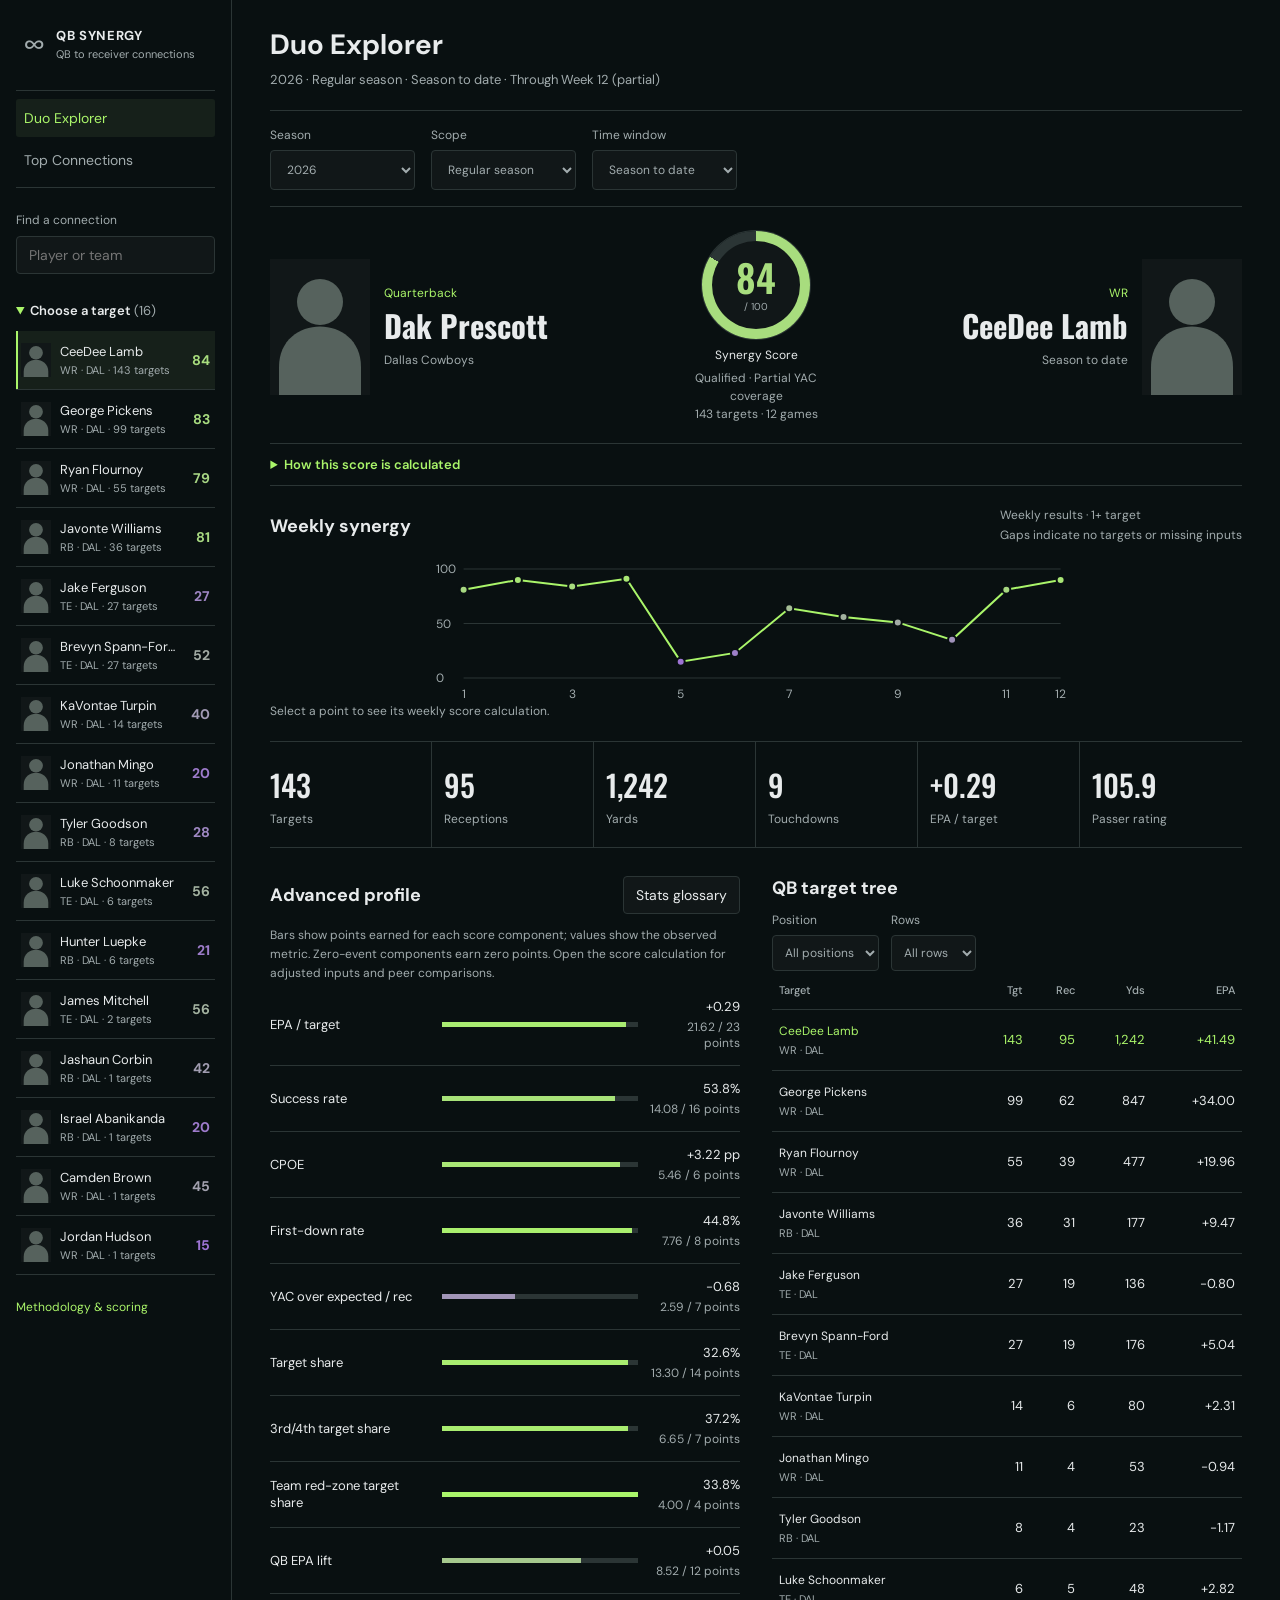
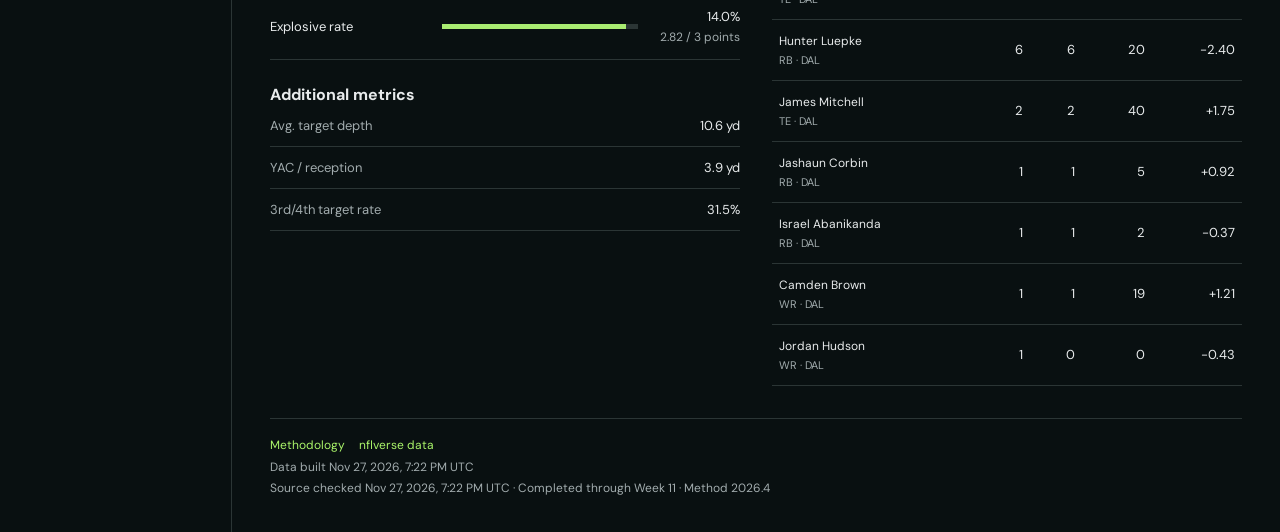
<file: qb_synergy_dashboard/index.html>
<!doctype html>
<html lang="en"><head><meta charset="utf-8"><meta name="viewport" content="width=device-width,initial-scale=1">
<title>Duo Explorer &mdash; QB Synergy</title><link rel="icon" href="favicon.svg" type="image/svg+xml">
<link rel="preconnect" href="https://fonts.googleapis.com"><link rel="preconnect" href="https://fonts.gstatic.com" crossorigin>
<link href="https://fonts.googleapis.com/css2?family=DM+Sans:wght@400;500;600;700&family=Oswald:wght@500;600;700&display=swap" rel="stylesheet">
<link rel="stylesheet" href="styles.css?v=2026.4.2"><script src="teams.js" defer></script><script src="score.js?v=2026.4" defer></script><script src="search.js" defer></script><script src="app.js?v=2026.4.4" defer></script>
</head><body data-page="explorer"><a class="skip" href="#main">Skip to content</a><div class="app">
<aside class="sidebar"><a class="brand" href="index.html"><span aria-hidden="true">&infin;</span><div><strong>QB SYNERGY</strong><small>QB to receiver connections</small></div></a>
<nav aria-label="Main navigation"><a data-nav="explorer" href="index.html">Duo Explorer</a><a data-nav="rankings" href="top-connections.html">Top Connections</a></nav>
<div class="search"><label for="pairSearch">Find a connection</label><input id="pairSearch" type="search" placeholder="Player or team" autocomplete="off"><div id="searchResults" class="search-results" aria-live="polite"></div></div>
<details id="targetPicker" class="target-picker"><summary>Choose a target <span id="targetCount"></span></summary><div id="pairList"></div></details>
<a class="method-link" id="methodLink" href="methodology.html">Methodology &amp; scoring</a></aside>
<main id="main"><header class="page-header"><h1>Duo Explorer</h1><p id="coverage" aria-live="polite">Loading season data&hellip;</p></header>
<details class="view-controls" id="viewControls"><summary>Season &amp; view</summary><div class="control-fields">
<label>Season<select id="season" aria-label="Season"></select></label>
<label>Scope<select id="scope"><option value="REG">Regular season</option><option value="POST">Playoffs</option><option value="ALL">Combined</option></select></label>
<label>Time window<select id="window"><option value="season">Season to date</option><option value="last4">Last 4 weeks</option></select></label>
</div></details><div id="content" aria-live="polite"><p class="empty">Loading connections&hellip;</p></div>
<footer id="freshness"></footer></main></div>
<dialog id="glossary"><div class="dialog-head"><h2>Stats glossary</h2><button id="closeGlossary" aria-label="Close glossary">Close</button></div><dl id="glossaryList"></dl></dialog>
</body></html>
</file>
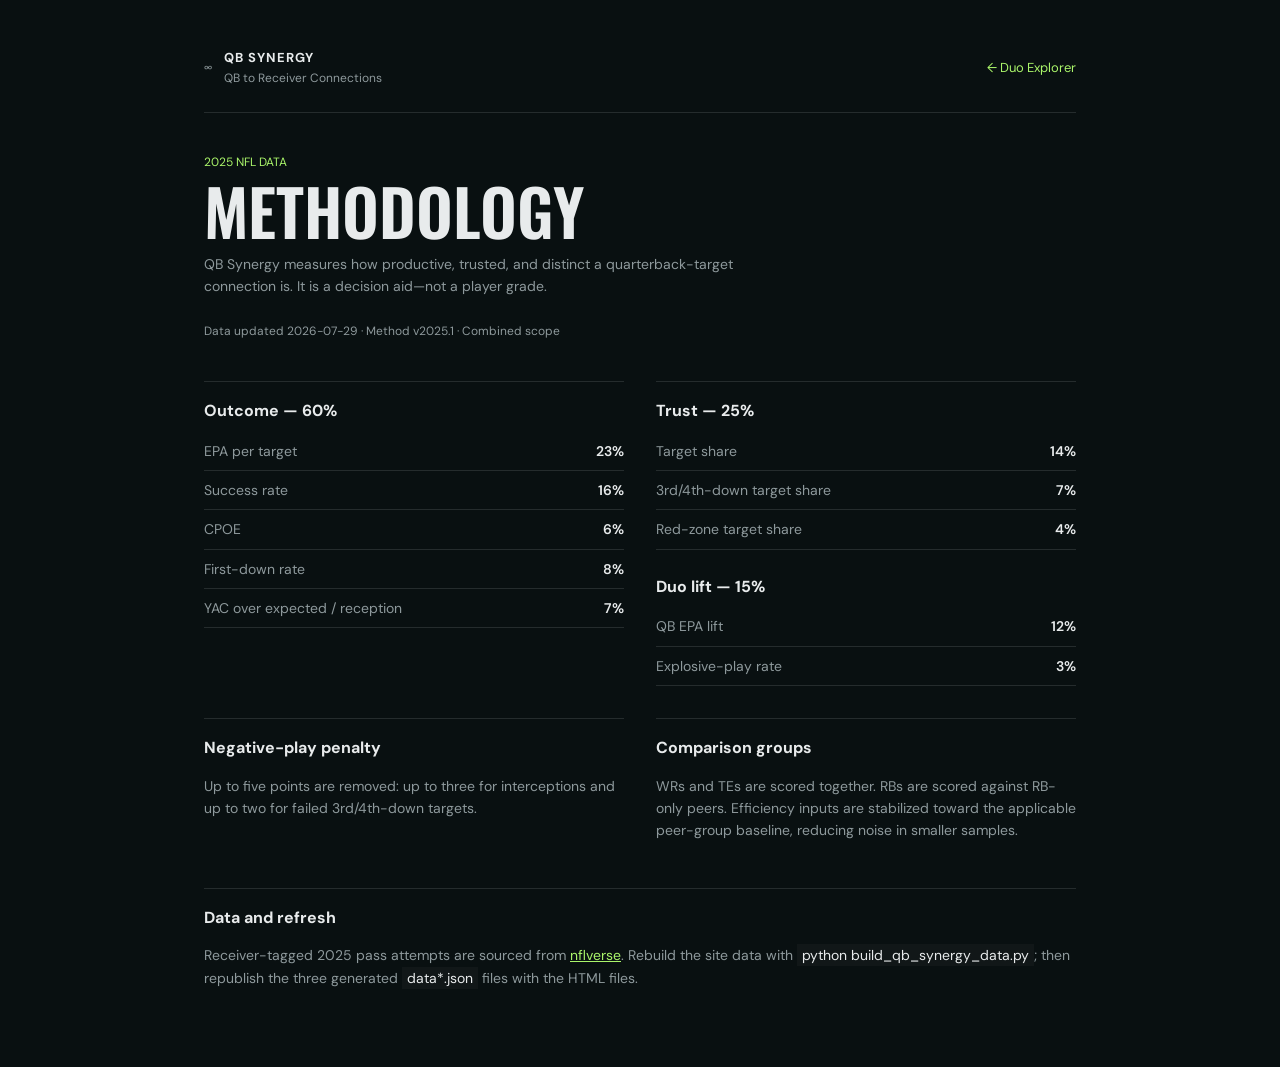
<file: methodology.html>
<!doctype html>
<html lang="en">
<head>
  <meta charset="utf-8">
  <meta name="viewport" content="width=device-width,initial-scale=1">
  <title>QB Synergy — Methodology</title>
  <link rel="preconnect" href="https://fonts.googleapis.com">
  <link rel="preconnect" href="https://fonts.gstatic.com" crossorigin>
  <link href="https://fonts.googleapis.com/css2?family=DM+Sans:wght@400;500;600;700&family=Oswald:wght@500;600;700&display=swap" rel="stylesheet">
  <style>
    :root{--bg:#091011;--panel:#111718;--ink:#e8ebec;--muted:#8e999c;--line:rgba(225,232,232,.13);--accent:#aaf56a}*{box-sizing:border-box}body{margin:0;background:var(--bg);color:var(--ink);font:14px/1.6 "DM Sans",sans-serif}.shell{max-width:920px;margin:auto;padding:48px 24px 64px}.top{display:flex;justify-content:space-between;gap:24px;align-items:center;border-bottom:1px solid var(--line);padding-bottom:24px}.brand{display:flex;align-items:center;gap:12px}.mark{color:var(--muted);font:31px/.8 "DM Sans"}.brand b{display:block;letter-spacing:.08em;font-size:13px}.brand span{display:block;color:var(--muted);font-size:12px}.back{color:var(--accent);text-decoration:none;font-size:13px}.eyebrow{color:var(--accent);font-size:12px;margin-top:40px}.title{font:600 clamp(34px,6vw,64px)/.95 "Oswald",sans-serif;text-transform:uppercase;margin:8px 0 12px}.lede{color:var(--muted);max-width:60ch;margin:0}.meta{margin-top:24px;color:var(--muted);font-size:12px}.grid{display:grid;grid-template-columns:repeat(2,minmax(0,1fr));gap:32px;margin-top:40px}.section{border-top:1px solid var(--line);padding-top:16px}.section h2{font-size:16px;margin:0 0 8px}.section p,.section li{color:var(--muted)}.section ul{padding-left:20px;margin:8px 0}.weights{width:100%;border-collapse:collapse;margin-top:8px}.weights td{padding:8px 0;border-bottom:1px solid var(--line);color:var(--muted)}.weights td:last-child{text-align:right;color:var(--ink);font-weight:600}.full{grid-column:1/-1}.source{color:var(--accent)}code{color:var(--ink);font-family:"DM Sans",sans-serif;background:var(--panel);padding:2px 5px}@media(max-width:680px){.shell{padding:32px 16px}.top{align-items:flex-start;flex-direction:column}.grid{grid-template-columns:1fr;gap:24px}.full{grid-column:auto}}
  </style>
<link rel="icon" href="favicon.svg" type="image/svg+xml"></head>
<body>
  <main class="shell">
    <header class="top"><div class="brand"><span class="mark">∞</span><div><b>QB SYNERGY</b><span>QB to Receiver Connections</span></div></div><a class="back" href="index.html">← Duo Explorer</a></header>
    <div class="eyebrow">2025 NFL DATA</div><h1 class="title">Methodology</h1><p class="lede">QB Synergy measures how productive, trusted, and distinct a quarterback-target connection is. It is a decision aid—not a player grade.</p><p class="meta" id="metadata">Loading data version…</p>
    <div class="grid">
      <section class="section"><h2>Outcome — 60%</h2><table class="weights"><tr><td>EPA per target</td><td>23%</td></tr><tr><td>Success rate</td><td>16%</td></tr><tr><td>CPOE</td><td>6%</td></tr><tr><td>First-down rate</td><td>8%</td></tr><tr><td>YAC over expected / reception</td><td>7%</td></tr></table></section>
      <section class="section"><h2>Trust — 25%</h2><table class="weights"><tr><td>Target share</td><td>14%</td></tr><tr><td>3rd/4th-down target share</td><td>7%</td></tr><tr><td>Red-zone target share</td><td>4%</td></tr></table><h2 style="margin-top:24px">Duo lift — 15%</h2><table class="weights"><tr><td>QB EPA lift</td><td>12%</td></tr><tr><td>Explosive-play rate</td><td>3%</td></tr></table></section>
      <section class="section"><h2>Negative-play penalty</h2><p>Up to five points are removed: up to three for interceptions and up to two for failed 3rd/4th-down targets.</p></section>
      <section class="section"><h2>Comparison groups</h2><p>WRs and TEs are scored together. RBs are scored against RB-only peers. Efficiency inputs are stabilized toward the applicable peer-group baseline, reducing noise in smaller samples.</p></section>
      <section class="section full"><h2>Data and refresh</h2><p>Receiver-tagged 2025 pass attempts are sourced from <a class="source" href="https://nflverse.nflverse.com/" target="_blank" rel="noreferrer">nflverse</a>. Rebuild the site data with <code>python build_qb_synergy_data.py</code>; then republish the three generated <code>data*.json</code> files with the HTML files.</p></section>
    </div>
  </main>
  <script>fetch('data-combined.json').then(response=>response.json()).then(data=>{document.querySelector('#metadata').textContent=`Data updated ${data.generatedAt} · Method v${data.methodVersion} · Combined scope`}).catch(()=>{document.querySelector('#metadata').textContent='Method version 2025.1'})</script>
</body>
</html>
</file>
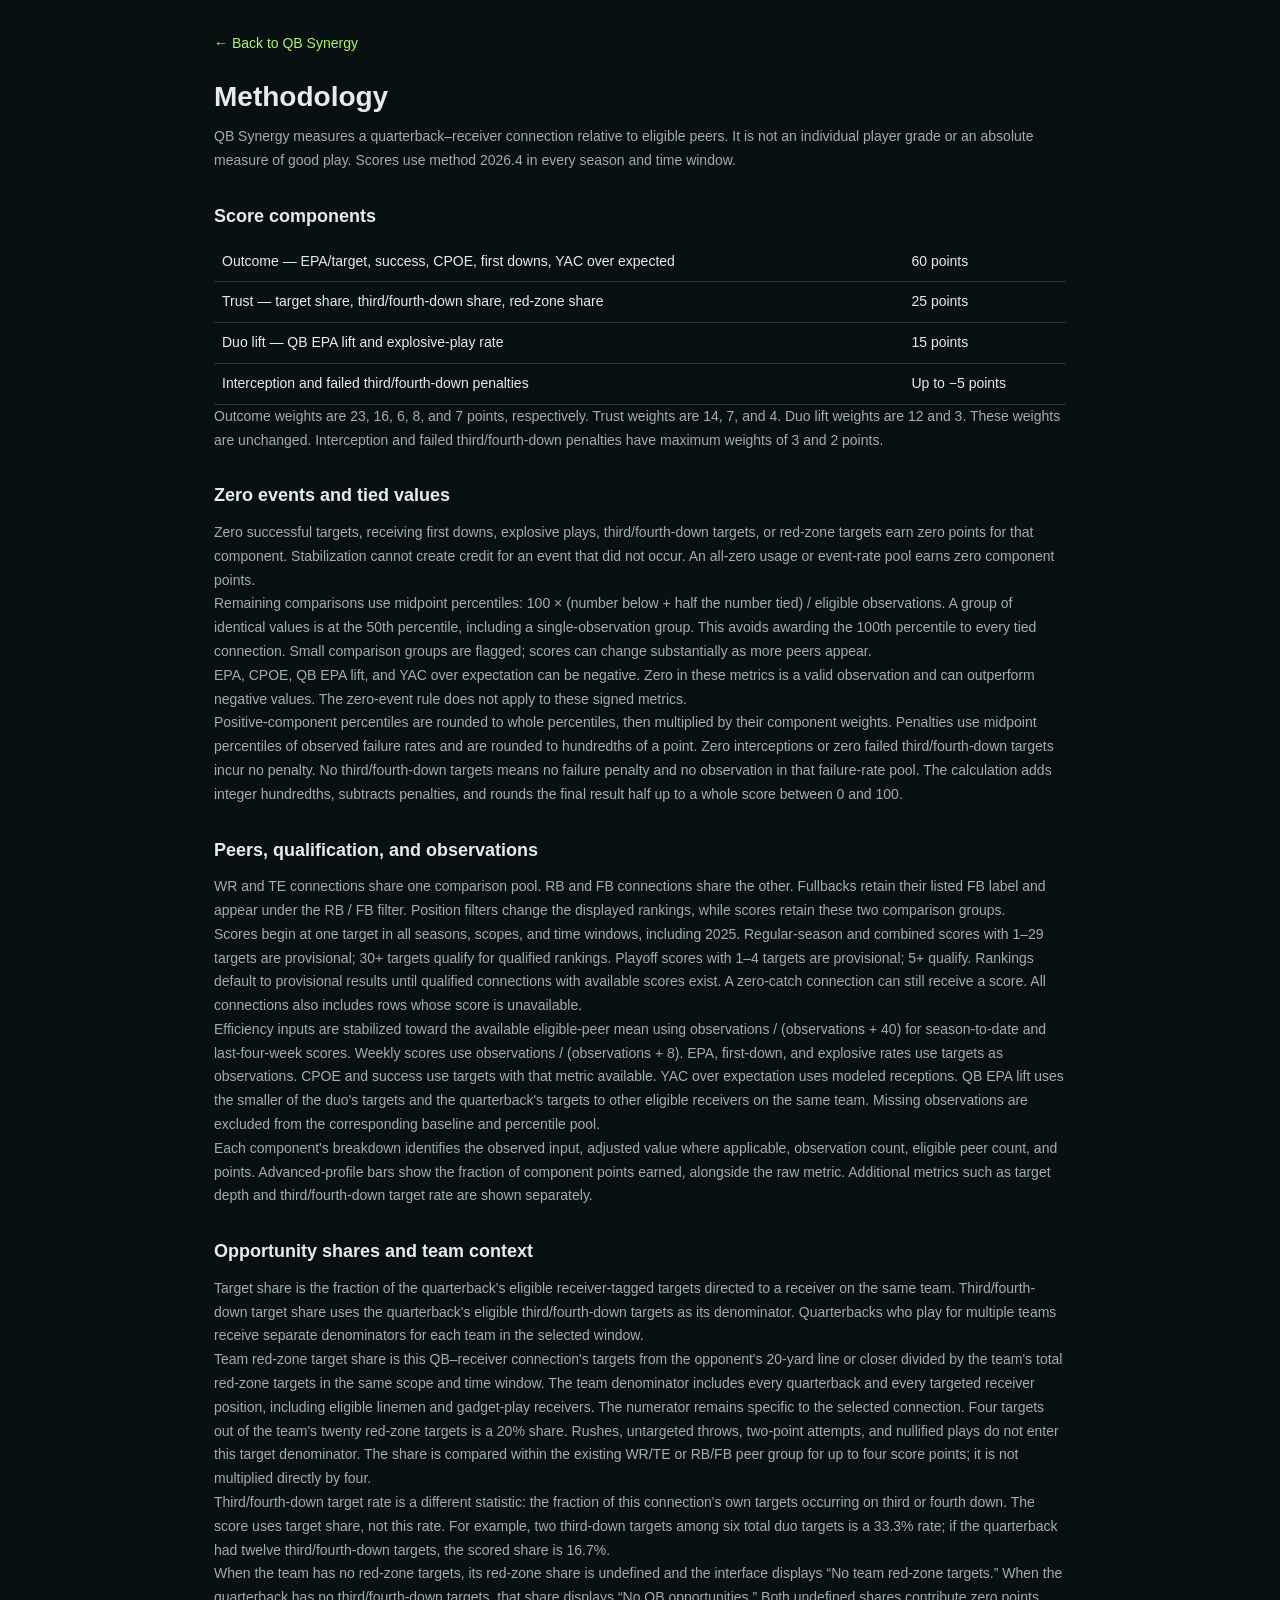
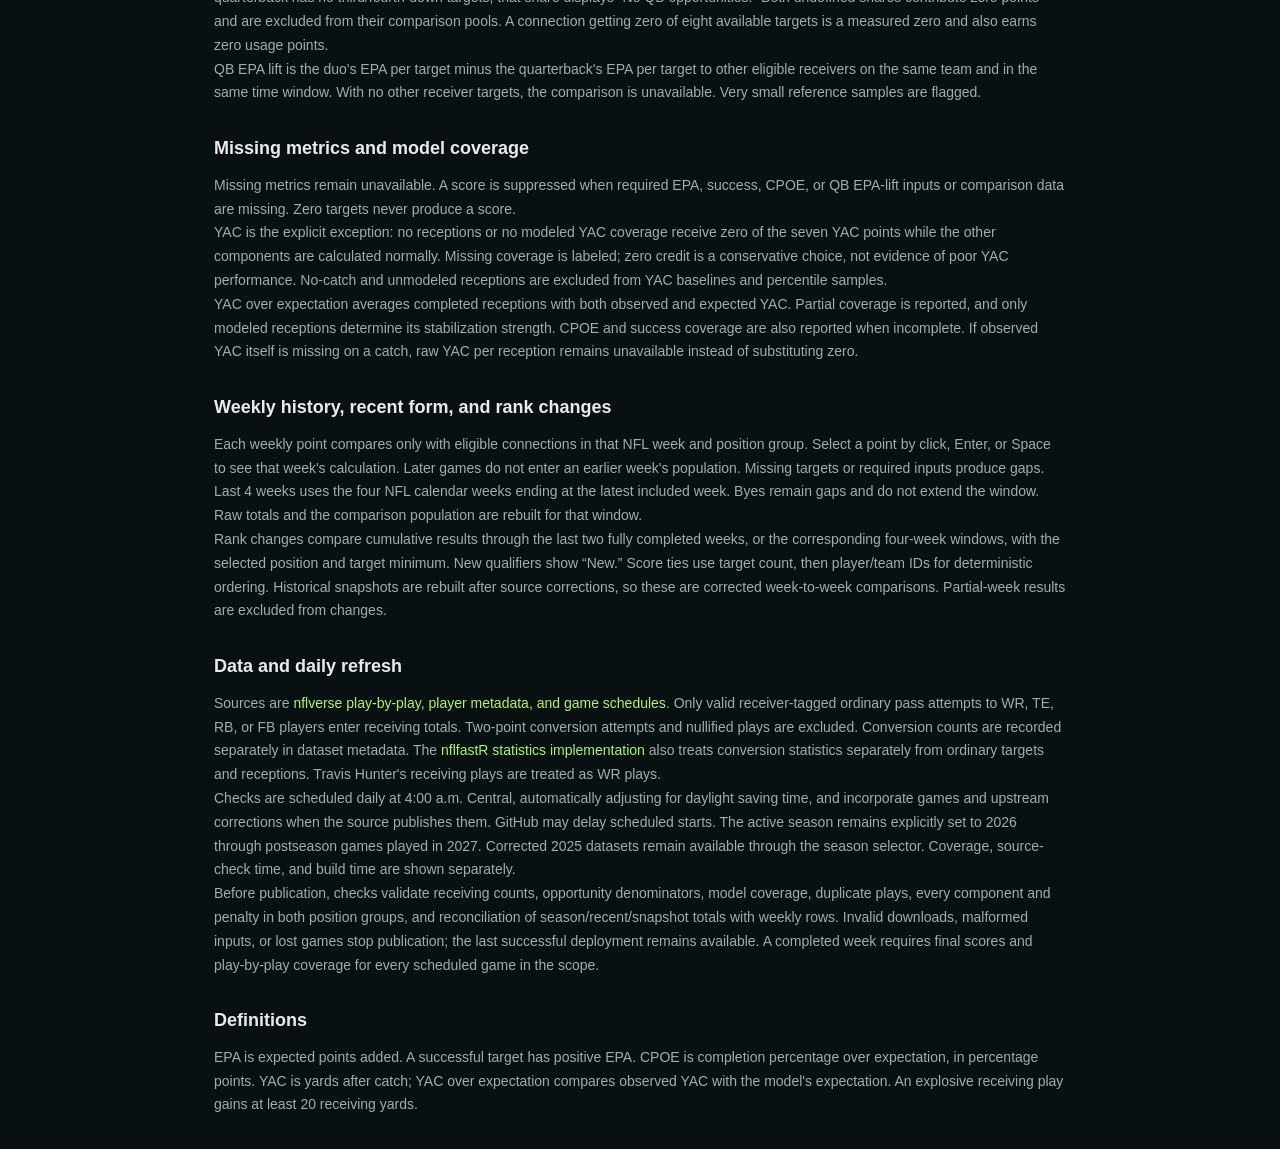
<file: qb_synergy_dashboard/methodology.html>
<!doctype html>
<html lang="en">
<head><meta charset="utf-8"><meta name="viewport" content="width=device-width,initial-scale=1"><title>Methodology — QB Synergy</title><link rel="icon" href="favicon.svg"><link rel="stylesheet" href="styles.css?v=2026.4.2"></head>
<body><main class="methodology">
<a id="back" href="index.html">← Back to QB Synergy</a>
<h1>Methodology</h1>
<p>QB Synergy measures a quarterback–receiver connection relative to eligible peers. It is not an individual player grade or an absolute measure of good play. Scores use method 2026.4 in every season and time window.</p>
<h2>Score components</h2>
<table><tbody>
<tr><td>Outcome — EPA/target, success, CPOE, first downs, YAC over expected</td><td>60 points</td></tr>
<tr><td>Trust — target share, third/fourth-down share, red-zone share</td><td>25 points</td></tr>
<tr><td>Duo lift — QB EPA lift and explosive-play rate</td><td>15 points</td></tr>
<tr><td>Interception and failed third/fourth-down penalties</td><td>Up to −5 points</td></tr>
</tbody></table>
<p>Outcome weights are 23, 16, 6, 8, and 7 points, respectively. Trust weights are 14, 7, and 4. Duo lift weights are 12 and 3. These weights are unchanged. Interception and failed third/fourth-down penalties have maximum weights of 3 and 2 points.</p>
<h2>Zero events and tied values</h2>
<p>Zero successful targets, receiving first downs, explosive plays, third/fourth-down targets, or red-zone targets earn zero points for that component. Stabilization cannot create credit for an event that did not occur. An all-zero usage or event-rate pool earns zero component points.</p>
<p>Remaining comparisons use midpoint percentiles: 100 × (number below + half the number tied) / eligible observations. A group of identical values is at the 50th percentile, including a single-observation group. This avoids awarding the 100th percentile to every tied connection. Small comparison groups are flagged; scores can change substantially as more peers appear.</p>
<p>EPA, CPOE, QB EPA lift, and YAC over expectation can be negative. Zero in these metrics is a valid observation and can outperform negative values. The zero-event rule does not apply to these signed metrics.</p>
<p>Positive-component percentiles are rounded to whole percentiles, then multiplied by their component weights. Penalties use midpoint percentiles of observed failure rates and are rounded to hundredths of a point. Zero interceptions or zero failed third/fourth-down targets incur no penalty. No third/fourth-down targets means no failure penalty and no observation in that failure-rate pool. The calculation adds integer hundredths, subtracts penalties, and rounds the final result half up to a whole score between 0 and 100.</p>
<h2>Peers, qualification, and observations</h2>
<p>WR and TE connections share one comparison pool. RB and FB connections share the other. Fullbacks retain their listed FB label and appear under the RB / FB filter. Position filters change the displayed rankings, while scores retain these two comparison groups.</p>
<p>Scores begin at one target in all seasons, scopes, and time windows, including 2025. Regular-season and combined scores with 1–29 targets are provisional; 30+ targets qualify for qualified rankings. Playoff scores with 1–4 targets are provisional; 5+ qualify. Rankings default to provisional results until qualified connections with available scores exist. A zero-catch connection can still receive a score. All connections also includes rows whose score is unavailable.</p>
<p>Efficiency inputs are stabilized toward the available eligible-peer mean using observations / (observations + 40) for season-to-date and last-four-week scores. Weekly scores use observations / (observations + 8). EPA, first-down, and explosive rates use targets as observations. CPOE and success use targets with that metric available. YAC over expectation uses modeled receptions. QB EPA lift uses the smaller of the duo's targets and the quarterback's targets to other eligible receivers on the same team. Missing observations are excluded from the corresponding baseline and percentile pool.</p>
<p>Each component's breakdown identifies the observed input, adjusted value where applicable, observation count, eligible peer count, and points. Advanced-profile bars show the fraction of component points earned, alongside the raw metric. Additional metrics such as target depth and third/fourth-down target rate are shown separately.</p>
<h2>Opportunity shares and team context</h2>
<p>Target share is the fraction of the quarterback's eligible receiver-tagged targets directed to a receiver on the same team. Third/fourth-down target share uses the quarterback's eligible third/fourth-down targets as its denominator. Quarterbacks who play for multiple teams receive separate denominators for each team in the selected window.</p>
<p>Team red-zone target share is this QB–receiver connection's targets from the opponent's 20-yard line or closer divided by the team's total red-zone targets in the same scope and time window. The team denominator includes every quarterback and every targeted receiver position, including eligible linemen and gadget-play receivers. The numerator remains specific to the selected connection. Four targets out of the team's twenty red-zone targets is a 20% share. Rushes, untargeted throws, two-point attempts, and nullified plays do not enter this target denominator. The share is compared within the existing WR/TE or RB/FB peer group for up to four score points; it is not multiplied directly by four.</p>
<p>Third/fourth-down target rate is a different statistic: the fraction of this connection's own targets occurring on third or fourth down. The score uses target share, not this rate. For example, two third-down targets among six total duo targets is a 33.3% rate; if the quarterback had twelve third/fourth-down targets, the scored share is 16.7%.</p>
<p>When the team has no red-zone targets, its red-zone share is undefined and the interface displays “No team red-zone targets.” When the quarterback has no third/fourth-down targets, that share displays “No QB opportunities.” Both undefined shares contribute zero points and are excluded from their comparison pools. A connection getting zero of eight available targets is a measured zero and also earns zero usage points.</p>
<p>QB EPA lift is the duo's EPA per target minus the quarterback's EPA per target to other eligible receivers on the same team and in the same time window. With no other receiver targets, the comparison is unavailable. Very small reference samples are flagged.</p>
<h2>Missing metrics and model coverage</h2>
<p>Missing metrics remain unavailable. A score is suppressed when required EPA, success, CPOE, or QB EPA-lift inputs or comparison data are missing. Zero targets never produce a score.</p>
<p>YAC is the explicit exception: no receptions or no modeled YAC coverage receive zero of the seven YAC points while the other components are calculated normally. Missing coverage is labeled; zero credit is a conservative choice, not evidence of poor YAC performance. No-catch and unmodeled receptions are excluded from YAC baselines and percentile samples.</p>
<p>YAC over expectation averages completed receptions with both observed and expected YAC. Partial coverage is reported, and only modeled receptions determine its stabilization strength. CPOE and success coverage are also reported when incomplete. If observed YAC itself is missing on a catch, raw YAC per reception remains unavailable instead of substituting zero.</p>
<h2>Weekly history, recent form, and rank changes</h2>
<p>Each weekly point compares only with eligible connections in that NFL week and position group. Select a point by click, Enter, or Space to see that week's calculation. Later games do not enter an earlier week's population. Missing targets or required inputs produce gaps.</p>
<p>Last 4 weeks uses the four NFL calendar weeks ending at the latest included week. Byes remain gaps and do not extend the window. Raw totals and the comparison population are rebuilt for that window.</p>
<p>Rank changes compare cumulative results through the last two fully completed weeks, or the corresponding four-week windows, with the selected position and target minimum. New qualifiers show “New.” Score ties use target count, then player/team IDs for deterministic ordering. Historical snapshots are rebuilt after source corrections, so these are corrected week-to-week comparisons. Partial-week results are excluded from changes.</p>
<h2>Data and daily refresh</h2>
<p>Sources are <a href="https://nflreadr.nflverse.com/articles/nflverse_data_schedule.html">nflverse play-by-play, player metadata, and game schedules</a>. Only valid receiver-tagged ordinary pass attempts to WR, TE, RB, or FB players enter receiving totals. Two-point conversion attempts and nullified plays are excluded. Conversion counts are recorded separately in dataset metadata. The <a href="https://github.com/nflverse/nflfastR/blob/master/R/calculate_stats.R">nflfastR statistics implementation</a> also treats conversion statistics separately from ordinary targets and receptions. Travis Hunter's receiving plays are treated as WR plays.</p>
<p>Checks are scheduled daily at 4:00 a.m. Central, automatically adjusting for daylight saving time, and incorporate games and upstream corrections when the source publishes them. GitHub may delay scheduled starts. The active season remains explicitly set to 2026 through postseason games played in 2027. Corrected 2025 datasets remain available through the season selector. Coverage, source-check time, and build time are shown separately.</p>
<p>Before publication, checks validate receiving counts, opportunity denominators, model coverage, duplicate plays, every component and penalty in both position groups, and reconciliation of season/recent/snapshot totals with weekly rows. Invalid downloads, malformed inputs, or lost games stop publication; the last successful deployment remains available. A completed week requires final scores and play-by-play coverage for every scheduled game in the scope.</p>
<h2>Definitions</h2>
<p>EPA is expected points added. A successful target has positive EPA. CPOE is completion percentage over expectation, in percentage points. YAC is yards after catch; YAC over expectation compares observed YAC with the model's expectation. An explosive receiving play gains at least 20 receiving yards.</p>
</main><script>const q=new URLSearchParams(location.search);document.querySelector('#back').href='index.html?'+q;</script></body></html>
</file>
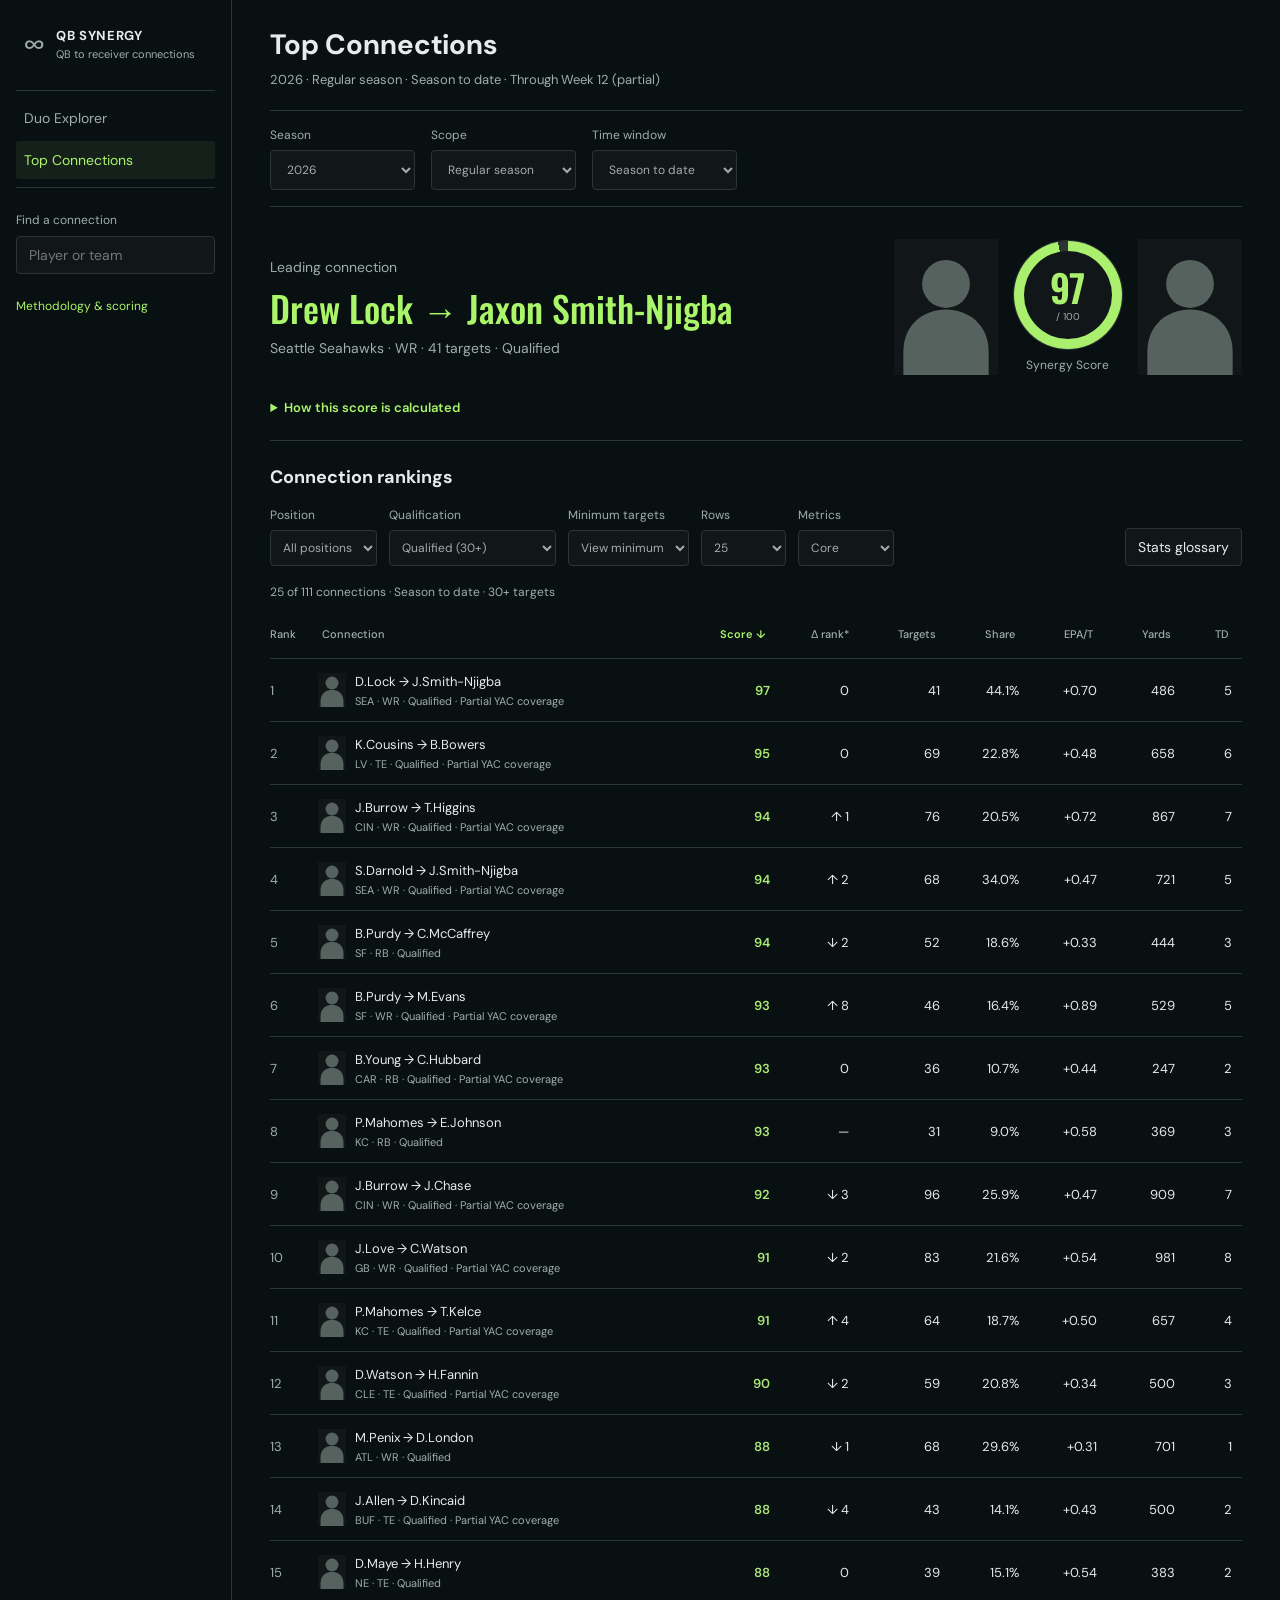
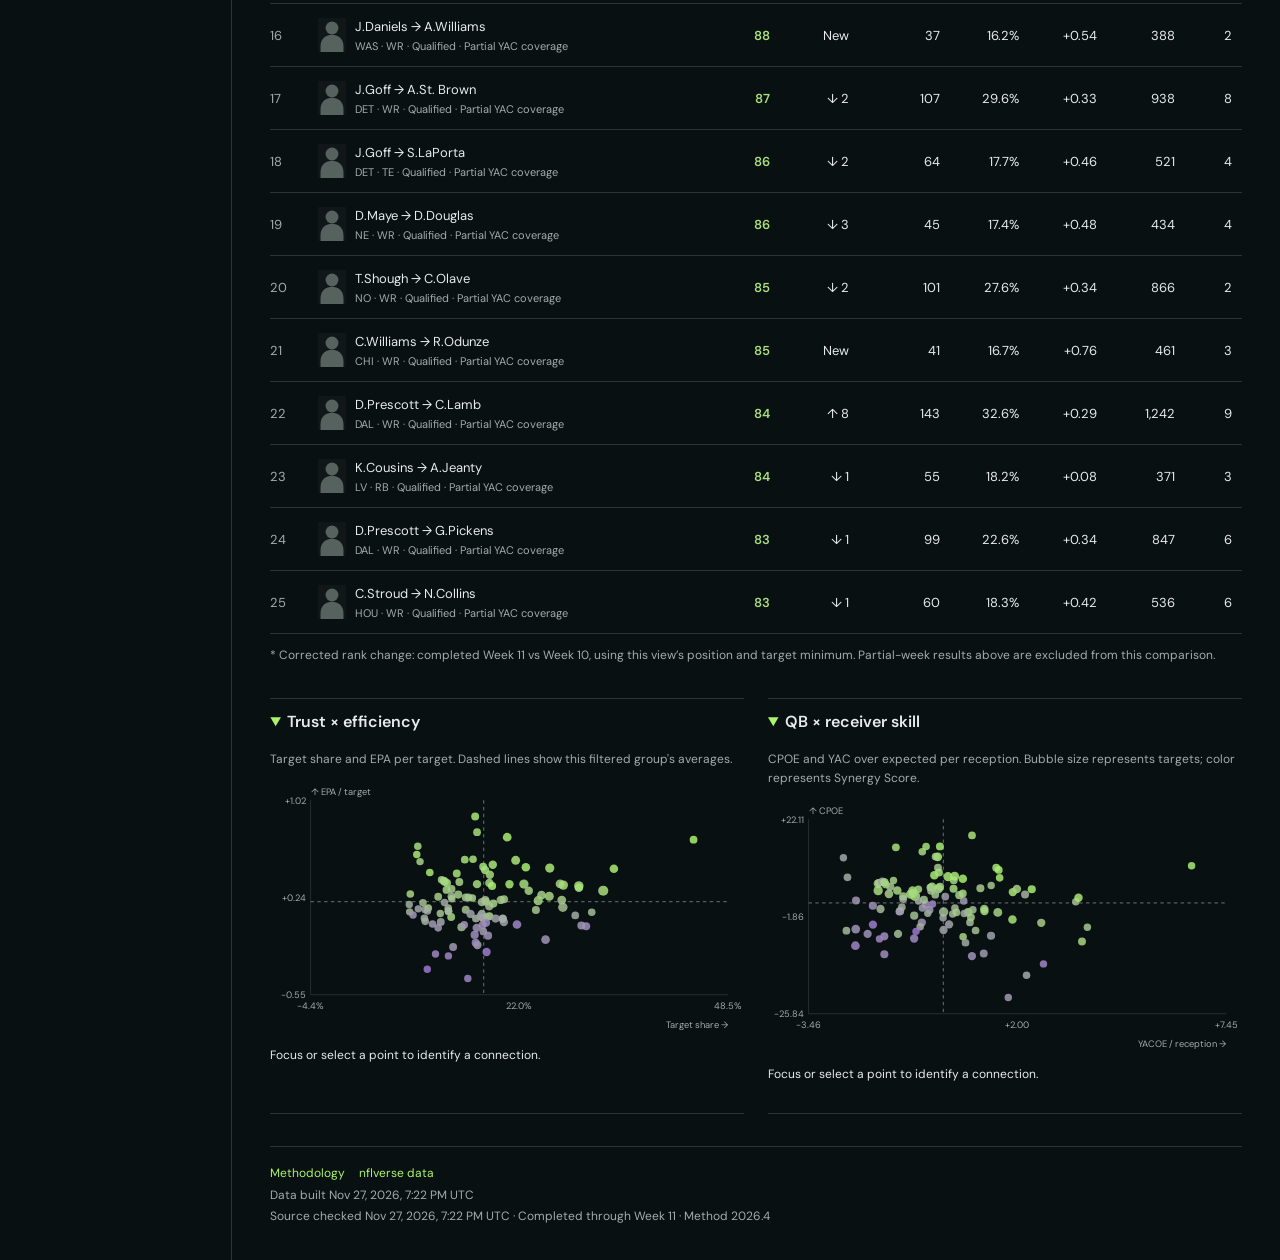
<file: qb_synergy_dashboard/top-connections.html>
<!doctype html>
<html lang="en"><head><meta charset="utf-8"><meta name="viewport" content="width=device-width,initial-scale=1">
<title>Top Connections &mdash; QB Synergy</title><link rel="icon" href="favicon.svg" type="image/svg+xml">
<link rel="preconnect" href="https://fonts.googleapis.com"><link rel="preconnect" href="https://fonts.gstatic.com" crossorigin>
<link href="https://fonts.googleapis.com/css2?family=DM+Sans:wght@400;500;600;700&family=Oswald:wght@500;600;700&display=swap" rel="stylesheet">
<link rel="stylesheet" href="styles.css?v=2026.4.2"><script src="teams.js" defer></script><script src="score.js?v=2026.4" defer></script><script src="search.js" defer></script><script src="app.js?v=2026.4.4" defer></script>
</head><body data-page="rankings"><a class="skip" href="#main">Skip to content</a><div class="app">
<aside class="sidebar"><a class="brand" href="index.html"><span aria-hidden="true">&infin;</span><div><strong>QB SYNERGY</strong><small>QB to receiver connections</small></div></a>
<nav aria-label="Main navigation"><a data-nav="explorer" href="index.html">Duo Explorer</a><a data-nav="rankings" href="top-connections.html">Top Connections</a></nav>
<div class="search"><label for="pairSearch">Find a connection</label><input id="pairSearch" type="search" placeholder="Player or team" autocomplete="off"><div id="searchResults" class="search-results" aria-live="polite"></div></div>
<details id="targetPicker" class="target-picker"><summary>Choose a target <span id="targetCount"></span></summary><div id="pairList"></div></details>
<a class="method-link" id="methodLink" href="methodology.html">Methodology &amp; scoring</a></aside>
<main id="main"><header class="page-header"><h1>Top Connections</h1><p id="coverage" aria-live="polite">Loading season data&hellip;</p></header>
<details class="view-controls" id="viewControls"><summary>Season &amp; view</summary><div class="control-fields">
<label>Season<select id="season" aria-label="Season"></select></label>
<label>Scope<select id="scope"><option value="REG">Regular season</option><option value="POST">Playoffs</option><option value="ALL">Combined</option></select></label>
<label>Time window<select id="window"><option value="season">Season to date</option><option value="last4">Last 4 weeks</option></select></label>
</div></details><div id="content" aria-live="polite"><p class="empty">Loading connections&hellip;</p></div>
<footer id="freshness"></footer></main></div>
<dialog id="glossary"><div class="dialog-head"><h2>Stats glossary</h2><button id="closeGlossary" aria-label="Close glossary">Close</button></div><dl id="glossaryList"></dl></dialog>
</body></html>
</file>
<file: qb_synergy_dashboard/styles.css>
:root{color-scheme:dark;--bg:#091011;--panel:#111718;--ink:#e8ebec;--muted:#a2acae;--line:#2b3535;--accent:#aaf56a;--purple:#b5a1d8;font-family:'DM Sans',sans-serif;font-size:14px}
*{box-sizing:border-box}body{margin:0;background:var(--bg);color:var(--ink)}a{color:var(--accent);text-decoration:none}a:hover{text-decoration:underline}button,input,select{font:inherit;color:inherit}button,select,input{border:1px solid var(--line);border-radius:4px;background:var(--panel);padding:9px 12px}button,summary,select{cursor:pointer}button:hover{border-color:var(--accent)}input{width:100%}button:focus-visible,a:focus-visible,input:focus-visible,select:focus-visible,summary:focus-visible,[tabindex]:focus-visible{outline:2px solid var(--accent);outline-offset:3px}button,summary,a{touch-action:manipulation}h1,h2,h3,p{margin:0}h1{font-size:28px;line-height:1.2}h2{font-size:18px}h3{font-size:16px}small{font-size:12px}label{display:grid;gap:7px;color:var(--muted);font-size:12px}summary{padding:12px 0;font-weight:600}summary::marker{color:var(--accent)}[hidden]{display:none!important}.skip{position:fixed;left:16px;top:-100px;z-index:100;padding:12px;background:var(--panel)}.skip:focus{top:12px}
.app{display:grid;grid-template-columns:232px minmax(0,1fr);min-height:100vh}.sidebar{border-right:1px solid var(--line);padding:24px 16px;min-width:0}.brand{display:flex;align-items:center;gap:12px;color:var(--ink);margin:0 8px 28px}.brand>span{font-size:29px;color:var(--muted)}.brand strong{font-size:13px;letter-spacing:.05em}.brand small{display:block;color:var(--muted);font-size:11px;margin-top:3px}nav{display:grid;border-block:1px solid var(--line);padding:8px 0;gap:4px}nav a{color:var(--muted);padding:10px 8px;border-radius:3px}nav a[aria-current]{color:var(--accent);background:#16201a}.search{position:relative;margin-top:24px}.search input{margin-top:8px}.search-results{position:absolute;z-index:8;background:var(--panel);width:100%;box-shadow:0 2px 8px #0004}.search-results:not(:empty){border:1px solid var(--line)}.search-hit{border:0;border-radius:0;border-bottom:1px solid var(--line);text-align:left;width:100%;font-size:13px;padding:12px}.search-hit small{display:block;color:var(--muted);margin-top:5px}.target-picker{margin-top:16px}.target-picker summary{font-size:13px}.target-picker summary span{color:var(--muted);font-weight:400}.pair{display:grid;grid-template-columns:30px minmax(0,1fr) 26px;gap:9px;align-items:center;width:100%;text-align:left;border:0;border-bottom:1px solid var(--line);background:transparent;border-radius:0;padding:12px 5px}.pair.active{background:#16201a;box-shadow:inset 2px 0 var(--accent)}.pair img{width:30px;height:34px;object-fit:cover}.pair-name{display:block;overflow:hidden;text-overflow:ellipsis;white-space:nowrap;font-size:13px}.pair small{display:block;color:var(--muted);font-size:11px;margin-top:3px}.pair b{color:var(--accent);text-align:right}.method-link{display:block;margin-top:24px;font-size:12px}
main{padding:28px clamp(20px,3vw,48px) 32px;min-width:0;max-width:1500px;width:100%;margin:auto}.page-header{margin-bottom:20px}.page-header p{color:var(--muted);font-size:13px;line-height:1.6;margin-top:8px}.view-controls{border-block:1px solid var(--line);margin-bottom:24px}.view-controls>summary{font-size:13px}.control-fields{display:flex;gap:16px;padding:0 0 16px;flex-wrap:wrap}.control-fields label{min-width:145px}.control-fields select{min-height:40px}.empty{padding:40px 0;line-height:1.7;color:var(--muted)}.empty h2{color:var(--ink);margin-bottom:10px}.empty a{display:inline-block;margin-top:12px}.muted{color:var(--muted)}footer{border-top:1px solid var(--line);margin-top:32px;padding-top:16px;color:var(--muted);font-size:12px;line-height:1.8}footer a{margin-right:14px}
.duo{border-bottom:1px solid var(--line);padding:0 0 20px;display:grid;grid-template-columns:minmax(0,1fr) 160px minmax(0,1fr);align-items:center;gap:16px}.player{display:flex;gap:14px;align-items:center;min-width:0}.player.receiver{flex-direction:row-reverse;text-align:right}.portrait{width:100px;height:136px;object-fit:cover;object-position:top}.player h2{font-family:'Oswald',sans-serif;font-size:clamp(22px,2.4vw,34px);line-height:1.15;overflow-wrap:anywhere}.player p{color:var(--muted);font-size:12px;line-height:1.6;margin-top:8px}.position{display:block;font:12px 'DM Sans',sans-serif;color:var(--accent);margin-bottom:7px}.score-block{text-align:center}.score-number{font:600 56px/1 'Oswald',sans-serif;color:var(--accent)}.score-number small{font:14px 'DM Sans',sans-serif;color:var(--muted)}.score-label{font-size:12px;margin-top:8px}.score-status{font-size:12px;line-height:1.5;color:var(--muted);margin-top:6px}.score-explanation{border-bottom:1px solid var(--line)}.score-explanation summary{font-size:13px;color:var(--accent)}.score-detail-grid{display:grid;grid-template-columns:repeat(3,1fr);gap:24px;padding:12px 0 20px}.score-detail-grid h3{margin-bottom:12px}.score-detail-grid p{display:flex;justify-content:space-between;gap:12px;font-size:12px;line-height:1.6;margin:7px 0;color:var(--muted)}.score-detail-grid b{color:var(--ink);white-space:nowrap}.score-explanation>p{font-size:12px;color:var(--muted);line-height:1.6;margin-bottom:16px}.trend{padding:20px 0;border-bottom:1px solid var(--line)}.section-head{display:flex;justify-content:space-between;gap:16px;align-items:center;margin-bottom:12px}.section-head p,.section-note{color:var(--muted);font-size:12px;line-height:1.6}.history{width:100%;height:145px;display:block}.history text{fill:var(--muted);font:12px 'DM Sans',sans-serif}.history line{stroke:var(--line)}.history path{stroke:var(--accent);fill:none;stroke-width:2}.history circle{fill:var(--accent);stroke:var(--bg);stroke-width:2}.history circle:focus{stroke:white}.stats-row{display:grid;grid-template-columns:repeat(6,minmax(0,1fr));border-bottom:1px solid var(--line)}.stat{padding:20px 12px;border-right:1px solid var(--line)}.stat:first-child{padding-left:0}.stat:last-child{border:0}.stat b{display:block;font:500 30px 'Oswald',sans-serif}.stat span{display:block;color:var(--muted);font-size:12px;margin-top:4px}.detail-grid{display:grid;grid-template-columns:1fr 1fr;gap:32px;margin-top:28px}.metric{display:grid;grid-template-columns:160px 1fr 90px;align-items:center;gap:12px;padding:14px 0;border-bottom:1px solid var(--line);font-size:13px}.metric-value{text-align:right;font-variant-numeric:tabular-nums}.metric-value small{display:block;color:var(--muted);font-size:11px;margin-top:4px}.track{height:5px;background:var(--line)}.track i{display:block;height:100%;background:var(--accent)}
.feature{display:grid;grid-template-columns:minmax(0,1fr) auto;gap:12px 24px;align-items:center;padding:8px 0 12px;border-bottom:1px solid var(--line);margin-bottom:24px}
.feature-summary{min-width:0}
.feature-summary h2{font:500 clamp(26px,2.8vw,38px)/1.2 'Oswald',sans-serif;margin:8px 0;overflow-wrap:anywhere}
.feature-summary>p{color:var(--muted);font-size:14px;line-height:1.6}
.feature .feature-photos{display:flex;align-items:center;gap:16px}
.feature img{width:104px;height:136px;flex-shrink:0;object-fit:cover;object-position:top}
.feature .score-block{flex:0 0 auto}
.feature .score-label{color:var(--muted);white-space:nowrap}
.feature .score-explanation{grid-column:1/-1;min-width:0;border-bottom:0}
@media(min-width:761px) and (max-width:960px){.feature{grid-template-columns:1fr}.feature .feature-photos{justify-content:center}}
.rank-controls{display:flex;align-items:flex-end;justify-content:space-between;gap:16px;margin:18px 0}.rank-filters{display:flex;flex-wrap:wrap;gap:12px}.rank-filters label{min-width:85px}.rank-filters select{padding:8px;min-width:0}.rank-summary{margin:10px 0;color:var(--muted);font-size:12px}.table-scroll{overflow-x:auto;max-width:100%;overscroll-behavior-inline:contain}.data-table{width:100%;border-collapse:separate;border-spacing:0;font-size:13px;font-variant-numeric:tabular-nums}.data-table th,.data-table td{padding:13px 10px;text-align:right;border-bottom:1px solid var(--line);white-space:nowrap;background:var(--bg)}.data-table th{font-size:11px;color:var(--muted);font-weight:500}.data-table th button{border:0;background:none;padding:4px;color:inherit;font:inherit}.data-table th button.active{color:var(--accent)}.data-table .identity{text-align:left;min-width:215px;max-width:285px}.data-table .rank{width:38px;text-align:left;color:var(--muted);padding-left:0}.connection-button{background:transparent;border:0;padding:0;text-align:left;display:flex;align-items:center;gap:9px;min-height:36px;max-width:270px}.connection-button img{width:28px;height:34px;object-fit:cover}.connection-button span{overflow:hidden;text-overflow:ellipsis}.connection-button small{display:block;color:var(--muted);font-size:11px;margin-top:4px}.data-table .score{color:var(--accent);font-weight:600}.data-table tbody tr:hover td{background:var(--panel)}.tree .identity{min-width:130px}.tree td,.tree th{padding:12px 7px}.tree .connection-button{font-size:12px}.tree tbody tr.selected td{color:var(--accent)}.changes-note{color:var(--muted);font-size:12px;margin-top:12px;line-height:1.6}.chart-grid{display:grid;grid-template-columns:1fr 1fr;gap:24px;margin-top:32px}.chart-panel{border-block:1px solid var(--line)}.chart-panel>summary{font-size:16px}.chart-panel p{font-size:12px;line-height:1.6;color:var(--muted);margin:6px 0}.scatter svg{width:100%;display:block;margin:16px 0}.scatter text{fill:var(--muted);font:11px 'DM Sans',sans-serif}.scatter line{stroke:var(--line)}.scatter .average{stroke:#798781;stroke-dasharray:4 4}.scatter .dot{cursor:pointer;outline:none}.scatter .dot:hover circle,.scatter .dot:focus circle{stroke:var(--ink);stroke-width:3}.chart-readout{min-height:42px;color:var(--ink)!important}.chart-panel button{font-size:12px;margin-bottom:16px}dialog{background:var(--panel);color:var(--ink);border:1px solid var(--line);padding:24px;max-width:600px;width:calc(100% - 32px);max-height:85svh}dialog::backdrop{background:#000a}.dialog-head{display:flex;justify-content:space-between;align-items:center;gap:16px}dialog dl{display:grid;grid-template-columns:1fr 1fr;gap:20px}dialog dt{color:var(--accent);font-weight:600;margin-bottom:6px}dialog dd{margin:0;line-height:1.6;font-size:13px;color:var(--muted)}.methodology{max-width:900px;padding:32px 24px;margin:auto;line-height:1.7}.methodology h1{margin:24px 0 12px}.methodology h2{margin:28px 0 10px}.methodology p,.methodology li{color:var(--muted)}.methodology table{width:100%;border-collapse:collapse}.methodology td{padding:8px;border-bottom:1px solid var(--line)}
@media(min-width:761px){.view-controls>summary{display:none}.control-fields{padding-top:16px}.target-picker>summary{cursor:default}}
@media(max-width:1100px){.portrait{width:70px;height:104px}.duo{grid-template-columns:1fr 120px 1fr}.detail-grid{grid-template-columns:1fr}.metric{grid-template-columns:170px 1fr 100px}.chart-grid{grid-template-columns:1fr}}
@media(max-width:760px){.app{display:block}.sidebar{border:0;border-bottom:1px solid var(--line);padding:16px}.brand{margin:0 0 12px}.brand small{display:none}nav{display:flex;padding:0;border:0;gap:16px}nav a{padding:9px 0;font-size:13px}nav a[aria-current]{background:none}.search{margin-top:12px}.search>label{position:absolute;clip-path:inset(50%);height:1px;width:1px;overflow:hidden}.search input{margin:0;min-height:42px}.target-picker{margin:0}.target-picker summary{padding-bottom:0}.target-picker[open] summary{padding-bottom:12px}#pairList{display:flex;overflow:auto}.pair{min-width:190px}.method-link{display:none}main{padding:20px 16px 28px}.page-header{margin-bottom:12px}h1{font-size:24px}.page-header p{font-size:12px}.view-controls{margin-bottom:20px}.control-fields{gap:12px}.control-fields label{min-width:calc(50% - 6px);flex:1}.control-fields label:last-child{width:100%}.duo{grid-template-columns:minmax(0,1fr) 90px minmax(0,1fr);gap:8px}.player,.player.receiver{display:block;text-align:left}.player.receiver{text-align:right}.portrait{width:58px;height:72px;margin-bottom:8px}.player h2{font-size:22px}.player p{font-size:11px}.position{font-size:11px}.score-number{font-size:42px}.score-number small{font-size:11px}.score-status{font-size:11px}.score-detail-grid{grid-template-columns:1fr;gap:12px}.stats-row{grid-template-columns:repeat(3,1fr)}.stat{padding:14px 10px}.stat:nth-child(3){border-right:0}.stat:nth-child(-n+3){border-bottom:1px solid var(--line)}.stat:nth-child(4){padding-left:0}.stat b{font-size:26px}.metric{grid-template-columns:120px minmax(35px,1fr) 75px;gap:10px;font-size:12px}.feature{grid-template-columns:1fr;gap:12px;padding:4px 0 8px}.feature-summary h2{font-size:26px}.feature-summary>p{font-size:13px}.feature .feature-photos{justify-content:center;gap:16px}.feature img{width:80px;height:104px}.rank-controls{align-items:stretch;flex-direction:column}.rank-filters{display:grid;grid-template-columns:1fr 1fr;gap:12px}.rank-filters label{min-width:0}.rank-controls>button{align-self:flex-start}.data-table th,.data-table td{padding:12px 8px}.leaderboard{min-width:790px}.leaderboard .rank{position:sticky;left:0;z-index:2;width:32px;min-width:32px;padding-left:4px}.leaderboard .identity{position:sticky;left:32px;z-index:2;min-width:154px;max-width:154px;width:154px}.leaderboard .score{position:sticky;left:186px;z-index:2;min-width:52px;box-shadow:1px 0 var(--line)}.leaderboard .connection-button{max-width:138px;white-space:normal;font-size:12px}.leaderboard .connection-button img{display:none}.tree .identity{min-width:120px}.tree{min-width:440px}.history{height:135px}.section-head{align-items:flex-start}.section-head p{text-align:right}.chart-grid{margin-top:24px}dialog dl{grid-template-columns:1fr}footer{font-size:11px}}
.rank-controls{display:block}.rank-control-body{display:flex;align-items:end;justify-content:space-between;gap:16px}.rank-controls>summary{font-size:13px}
.detail-grid>section{min-width:0}
.score-detail-grid p{align-items:flex-start;font-size:13px}.score-detail-grid p>span{min-width:0}.score-detail-grid p small,.score-penalties small{display:block;font-size:12px;line-height:1.6;margin-top:5px;color:var(--muted)}.raw-profile-heading{margin-top:24px}.raw-metric{display:flex;justify-content:space-between;gap:16px;padding:12px 0;border-bottom:1px solid var(--line);color:var(--muted);font-size:13px}.raw-metric b{color:var(--ink);font-weight:400;font-variant-numeric:tabular-nums}.metric-value small{font-size:12px}
.weekly-score-detail>.section-head strong,.score-equation strong{white-space:nowrap}
.history .history-hit{fill:transparent;stroke:transparent;stroke-width:12;vector-effect:non-scaling-stroke;pointer-events:all}.history .history-marker{pointer-events:none}.history-point{cursor:pointer;outline:none}.history-point:focus .history-marker,.history-point:hover .history-marker,.history-point[aria-expanded="true"] .history-marker{stroke:var(--ink);stroke-width:3;r:6px}.weekly-score-detail{border-top:1px solid var(--line);margin-top:20px;padding-top:20px}.weekly-score-detail>.section-head{align-items:flex-start}.weekly-score-detail>.section-head p{margin-top:7px;text-align:left}.weekly-score-detail button{flex:0 0 auto;min-height:40px}.score-detail-grid h3 span{display:block;margin-top:5px;color:var(--muted);font-size:12px;font-weight:400}.score-penalties{display:flex;gap:24px;flex-wrap:wrap}.score-penalties p,.score-context{font-size:12px;line-height:1.65;color:var(--muted)}.score-penalties b{color:var(--ink);margin-left:8px}.score-equation{font-size:14px;line-height:1.7;margin:14px 0!important;color:var(--ink)!important}.score-equation span{color:var(--muted);font-size:12px}.score-context{margin-bottom:12px}.weekly-score-detail .score-detail-grid{padding-bottom:14px}
@media(max-width:760px){.weekly-score-detail h2{font-size:17px}.weekly-score-detail .score-detail-grid{gap:18px}.score-penalties{display:grid;gap:8px}.weekly-score-detail .score-detail-grid p{font-size:12px}}
.score-ring{--score-progress:0%;position:relative;width:108px;height:108px;padding:0;margin:auto;border:0;border-radius:50%;display:grid;place-items:center;background:conic-gradient(var(--score-color) var(--score-progress),var(--line) 0);box-shadow:0 0 0 1px var(--line)}.score-ring-inner{width:88px;height:88px;background:var(--panel);border-radius:50%;display:flex;flex-direction:column;justify-content:center;align-items:center}.score-ring .score-number{font-size:38px;line-height:1;color:var(--score-color)}.score-ring .score-caption{font-size:10px;color:var(--muted);margin-top:4px}.score-ring:focus-visible{outline-offset:5px}
@media(max-width:760px){.score-ring{width:82px;height:82px}.score-ring-inner{width:66px;height:66px}.score-ring .score-number{font-size:29px}.score-ring .score-caption{font-size:9px}}
@media(prefers-reduced-motion:no-preference){.score-ring.is-loading{animation:score-arrive 1.25s cubic-bezier(.16,.9,.25,1) both}@keyframes score-arrive{0%{opacity:0;transform:scale(.58) rotate(-80deg);filter:blur(4px)}65%{opacity:1;transform:scale(1.08) rotate(7deg);filter:none}100%{opacity:1;transform:scale(1) rotate(0);filter:none}}}
@media(min-width:761px){.rank-controls>summary{display:none}}
@media(max-width:760px){.rank-controls{border-block:1px solid var(--line);margin:12px 0}.rank-control-body{display:flex;flex-direction:column;align-items:stretch;padding-bottom:16px}.rank-control-body>button{align-self:flex-start}.trend>.section-head h2{white-space:nowrap;font-size:16px}.trend>.section-head p{font-size:11px}.player h2{font-size:21px}}
@media(prefers-reduced-motion:no-preference){button,a,input,select{transition:background .15s,border-color .15s,color .15s}}
</file>
